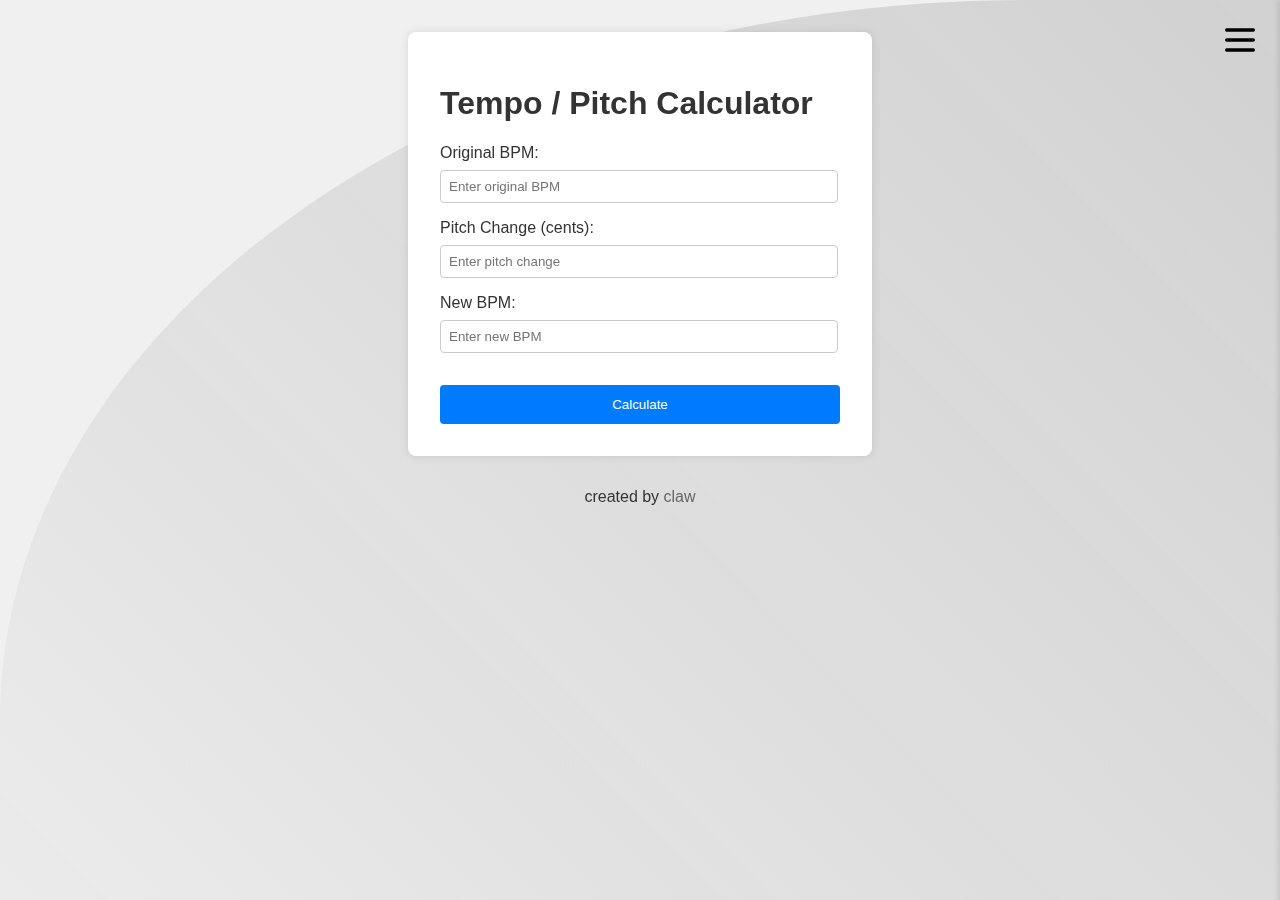
<file: index.html>
<!DOCTYPE html>
<html>
<head>
    <title>Tempo / Pitch Calculator</title>
    <link rel="stylesheet" type="text/css" href="index.css">
</head>
<body>
    
    <div class="menu-icon" onclick="toggleMenu()">
        <img src="menu.svg" alt="Menu" id="menu-icon">
    </div>
    
    <div class="settings-panel">
        <h2>Settings</h2>
        <div class="setting-item">
            <label>Theme:</label>
            <select id="theme-select">
                <option value="light">Light</option>
                <option value="dark">Dark</option>
            </select>
        </div>
        <div class="setting-item">
            <label>Decimal Places:</label>
                <input type="number" 
                id="decimal-places" 
                value="3" 
                min="0" 
                max="10"
                oninput="this.value = Math.min(Math.max(this.value, 0), 10)">
        </div>
    </div>

    <div class="calculator">
        <h1>Tempo / Pitch Calculator</h1>    
        <div class="input-group">
            <label for="old-bpm">Original BPM:</label>
            <input type="number" id="old-bpm" placeholder="Enter original BPM">
        </div>
        
        <div class="input-group">
            <label for="pitch">Pitch Change (cents):</label>
            <input type="number" id="pitch" placeholder="Enter pitch change">
        </div>
        
        <div class="input-group">
            <label for="new-bpm">New BPM:</label>
            <input type="number" id="new-bpm" placeholder="Enter new BPM">
        </div>    
        <button onclick="solve()">Calculate</button>
    </div>

    <div class="wave-container">
        <div class="wave"></div>
        <div class="wave wave2"></div>
        <div class="wave wave3"></div>
    </div>

    <div class="footer">
        <p>created by <a href="https://github.com/claw1200">claw</a></p>
    </div>


</body>
<script src="index.js"></script>
</html>
</file>
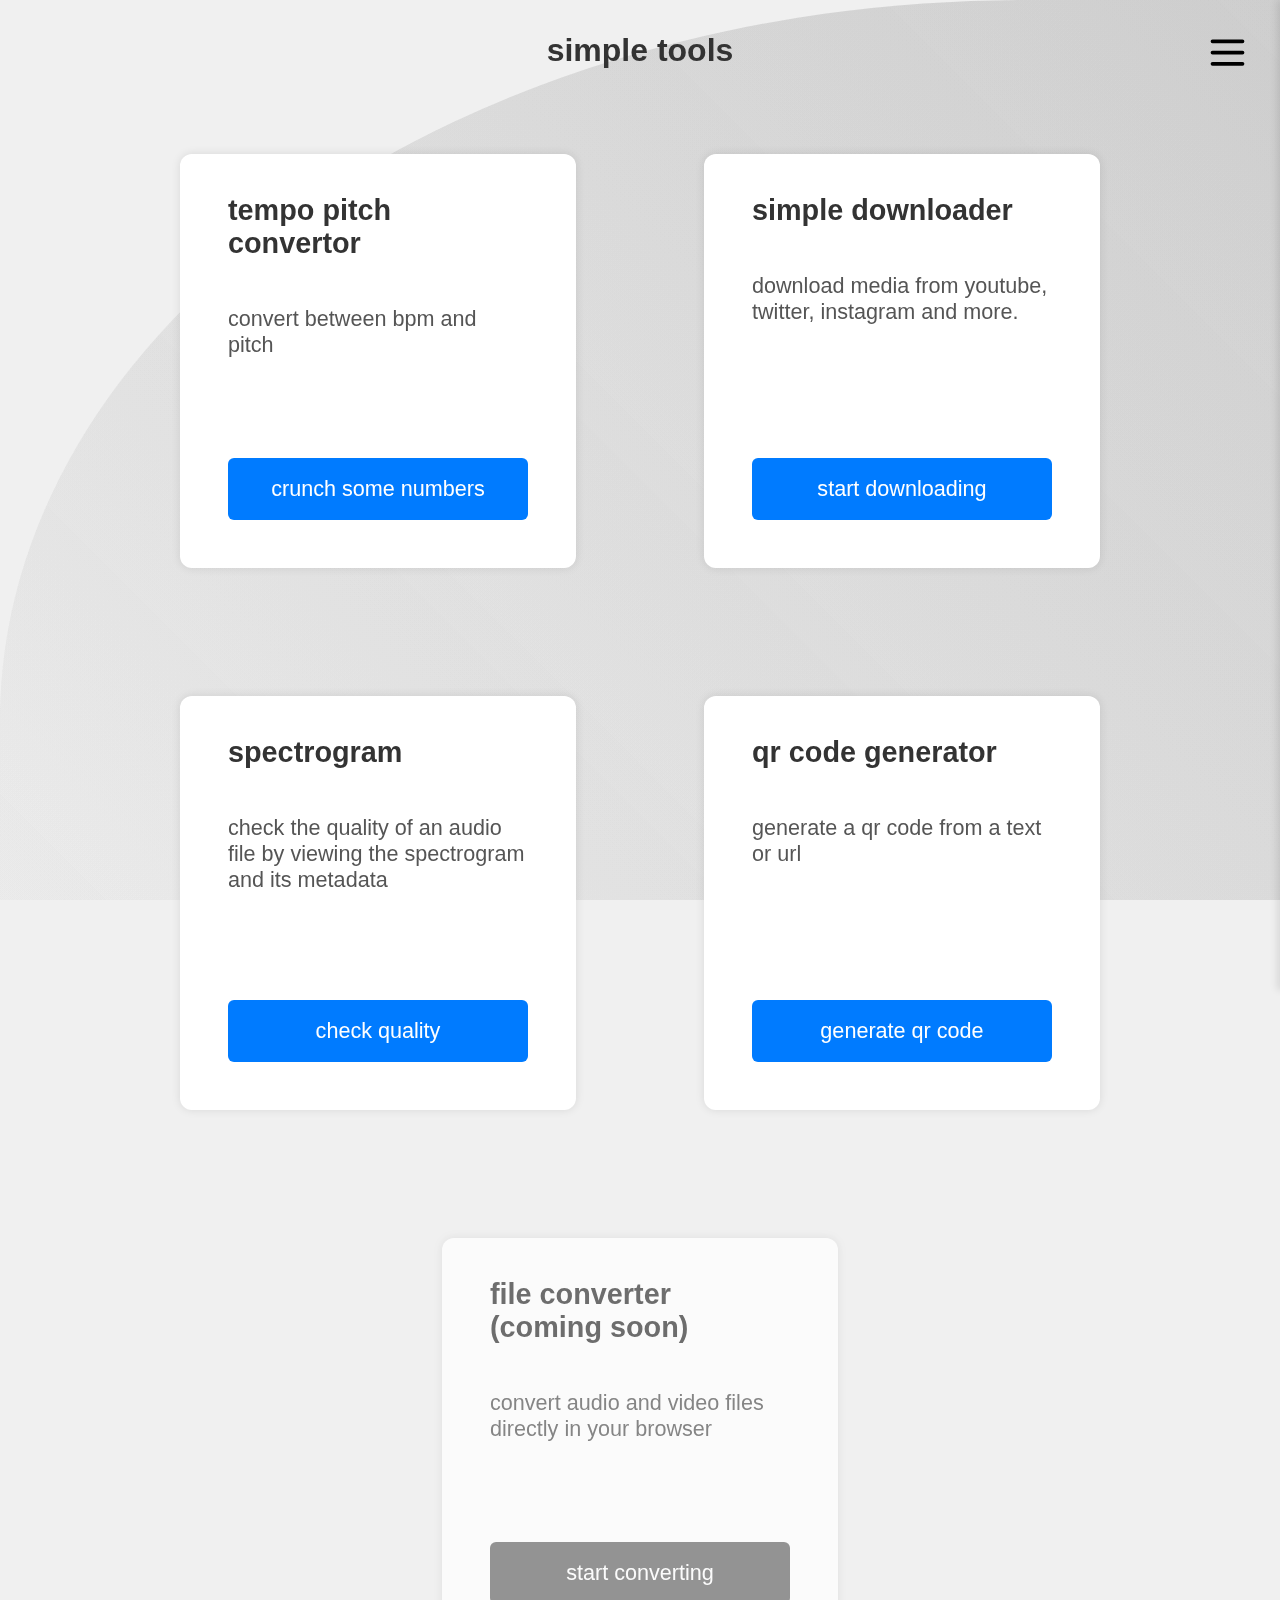
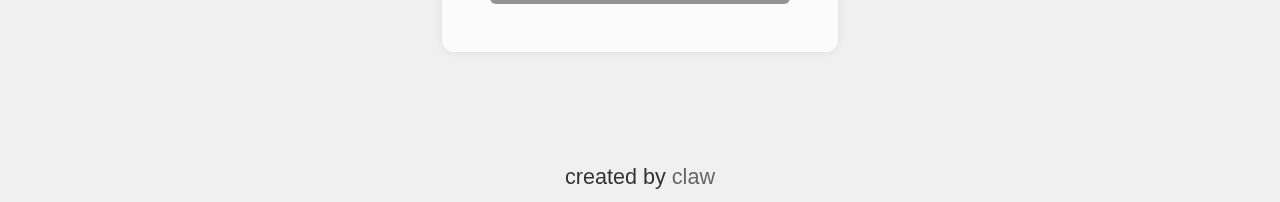
<file: public/index.html>
<!DOCTYPE html>
<head>
    <title>utility tools home</title>
    <link rel="stylesheet" type="text/css" href="index.css">
    <link rel="stylesheet" type="text/css" href="themes.css">
    <meta name="viewport" content="width=device-width, initial-scale=1.0">
    <meta name="description" content="A collection of simple utility tools.">
    <meta name="keywords" content="utility, downloader, convert, video download, web, app, application, online, free, open source, github, claw">
    <meta name="author" content="claw">
    <meta property="og:title" content="Utility Tools">
    <meta property="og:description" content="A collection of simple utility tools.">
    <meta property="og:type" content="website">
    <meta property="og:site_name" content="Utility Tools">
    <meta name="twitter:card" content="summary">
    <meta name="twitter:title" content="Utility Tools">
    <meta name="twitter:description" content="A collection of simple utility tools.">

</head>

<body>
    <h1>simple tools</h1>
    <div class="menu-icon" onclick="toggleMenu()">
        <img src="menu.svg" alt="Menu" id="menu-icon">
    </div>

    <div class="settings-panel">
        <h2>settings ⚙️</h2>
        <div class="setting-item">
            <label>theme</label>
            <select id="theme-select">
                <option value="light">light</option>
                <option value="dark">dark</option>
                <option value="green">green</option>
                <option value="orange">orange</option>
                <option value="purple">purple</option>
            </select>
        </div>
        <h2>Links</h2>
        <div class="setting-links">
            <button onclick="window.location.href='https://discord.gg/racJC3KmRH'">discord</button>
            <button onclick="window.location.href='https://github.com/claw1200'">github</button>
        </div>
    </div>

    <div class="container">
        <div class="widget" onclick="window.location.href='tempo-pitch-calc'">
            <h2>tempo pitch convertor</h2>
            <p>convert between bpm and pitch</p>
            <button>crunch some numbers</button>
        </div>

        <div class="widget" onclick="window.location.href='download'">
            <h2>simple downloader</h2>
            <p>download media from youtube, twitter, instagram and more.</p>
            <button>start downloading</button>
        </div>

        <div class="widget" onclick="window.location.href='spectrogram'">
            <h2>spectrogram</h2>
            <p>check the quality of an audio file by viewing the spectrogram and its metadata</p>
            <button>check quality</button>
        </div>

        <div class="widget" onclick="window.location.href='qr-code'">
            <h2>qr code generator</h2>
            <p>generate a qr code from a text or url</p>
            <button>generate qr code</button>
        </div>

        <div class="widget widget-disabled" onclick="window.location.href='404'">
            <h2>file converter (coming soon)</h2>
            <p>convert audio and video files directly in your browser</p>
            <button>start converting</button>
        </div>
    </div>

    <div class="wave-container">
        <div class="wave"></div>
        <div class="wave wave2"></div>
        <div class="wave wave3"></div>
        <div class="wave wave4"></div>
    </div>

    <div class="footer">
        <p>created by <a href="https://github.com/claw1200">claw</a></p>
    </div>

</body>
<script src="index.js"></script>
</html>
</file>
<file: index.css>
:root {
    --bg-light: #f0f0f0;
    --calc-bg-light: #ffffff;
    --text-light: #333333;
    --border-light: #cccccc;
    --button-light: #007bff;
    --button-hover-light: #0056b3;
    
    --bg-dark: #1a1a1a;
    --calc-bg-dark: #2d2d2d;
    --text-dark: #ffffff;
    --border-dark: #404040;
    --button-dark: #2196F3;
    --button-hover-dark: #1976D2;

    --wave-color-light: rgba(255, 255, 255, 0.3);
    --wave-color-dark: rgba(0, 0, 0, 0.2);
}

body {
    font-family: Arial, sans-serif;
    margin: 0;
    padding: 0;
    background-color: var(--bg-light);
    color: var(--text-light);
    transition: background-color 0.3s, color 0.3s;
}

.calculator {
    max-width: 400px;
    margin: 2rem auto;
    padding: 2rem;
    border-radius: 8px;
    box-shadow: 0 0 10px rgba(0,0,0,0.1);
    background-color: var(--calc-bg-light);
    transition: background-color 0.3s;
}

.input-group {
    margin-bottom: 1rem;
}

label {
    display: block;
    margin-bottom: 0.5rem;
}

input {
    width: 95%;
    padding: 0.5rem;
    border: 1px solid var(--border-light);
    border-radius: 4px;
    background-color: var(--calc-bg-light);
    color: var(--text-light);
    transition: border-color 0.3s, background-color 0.3s, color 0.3s;
}

button {
    width: 100%;
    padding: 0.75rem;
    background-color: var(--button-light);
    color: white;
    border: none;
    border-radius: 4px;
    cursor: pointer;
    margin-top: 1rem;
    transition: background-color 0.3s;
}

button:hover {
    background-color: var(--button-hover-light);
}
.menu-icon {
    position: fixed;
    right: 20px;
    top: 20px;
    width: 40px;
    height: 40px;
    display: flex;  /* Added to properly contain the icon */
    align-items: center;
    justify-content: center;
    z-index: 1000;
    transition: 0.2s ease;
    cursor: pointer;
}

.menu-icon img,
.menu-icon svg {
    width: 100%;
    height: 100%;
    object-fit: contain;  /* Maintains aspect ratio */
}
.menu-icon:hover {
    transform: rotate(0deg) scale(1.1);
}

.menu-icon.active {
    transform: rotate(90deg)
}

.menu-icon.active:hover {
    transform: rotate(90deg) scale(1.1);    
}

.settings-panel {
    position: fixed;
    right: -240px;
    top: 0;
    width: 200px;
    height: 100%;
    background-color: #f5f5f5;
    padding: 20px;
    padding-top: 40px;
    box-shadow: -2px 0 5px rgba(0,0,0,0.1);
    transition: 0.3s;
}

.settings-panel.open {
    right: 0;
}

.setting-item {
    margin: 15px 0;
    max-width: 150px;
}

.setting-item select {
    width: 100%;
    padding: 0.5rem;
    border-radius: 4px;
    border: 1px solid var(--border-light);
    background-color: var(--calc-bg-light);
    color: var(--text-light);
    transition: border-color 0.3s, background-color 0.3s, color 0.3s;
}

.setting-item input {
    max-width: 89%;
}

.footer {
    text-align: center;
    margin-top: 2rem;
    filter: grayscale(0.3);
}

.footer a {
    color: #666;
    text-decoration: none;
    transition: color 0.2s ease;
}

.footer a:hover {
    color: #333;
}
/* Dark theme */
body.dark-theme {
    background-color: var(--bg-dark);
    color: var(--text-dark);
}

body.dark-theme .calculator {
    background-color: var(--calc-bg-dark);
    box-shadow: 0 0 10px rgba(0,0,0,0.3);
}

body.dark-theme input {
    background-color: var(--calc-bg-dark);
    border-color: var(--border-dark);
    color: var(--text-dark);
}

body.dark-theme button {
    background-color: var(--button-dark);
}

body.dark-theme button:hover {
    background-color: var(--button-hover-dark);
}

body.dark-theme .bar {
    background-color: var(--text-dark);
}

body.dark-theme .settings-panel {
    background-color: var(--calc-bg-dark);
    color: var(--text-dark);
}

body.dark-theme .setting-item select {
    background-color: var(--calc-bg-dark);
    border-color: var(--border-dark);
    color: var(--text-dark);
}

body.dark-theme .menu-icon {
    filter: invert(1);
}

.wave-container {
  position: fixed;
  width: 100%;
  height: 100%;
  top: 0;
  left: 0;
  overflow: hidden;
  z-index: -1;
}

.wave {
  position: absolute;
  width: 200%;
  height: 200%;
  background: linear-gradient(
    45deg,
    var(--wave-color-light) 0%,
    var(--wave-color-dark) 100%
  );
  opacity: 0.5;
  border-radius: 40%;
  animation: wave 150s infinite linear;
  transform-origin: 50% 48%;
  bottom: -100%;
}

.wave2 {
  animation: wave 250s infinite linear;
  opacity: 0.3;
}

.wave3 {
  animation: wave 350s infinite linear;
  opacity: 0.2;
}

@keyframes wave {
  from {
    transform: rotate(0deg);
  }
  to {
    transform: rotate(360deg);
  }
}

@media (prefers-color-scheme: dark) {
  .wave {
    background: linear-gradient(
      45deg,
      var(--wave-color-dark) 0%,
      var(--wave-color-light) 100%
    );
  }
}
</file>
<file: public/index.css>
:root {
    --bg-light: #f0f0f0;
    --widget-bg-light: #ffffff;
    --text-light: #333333;
    --text-secondary-light: #555555;
    --text-button-light: #ffffff;
    --border-light: #cccccc;
    --button-light: #007bff;
    --button-hover-light: #0056b3;    
    --wave-color-light: rgba(255, 255, 255, 0.3);
    --widget-bg-dark: #1a1a1a;
    --input-bg-dark: #2a2a2a;
    --input-border-dark: #3a3a3a;
}

body {
  font-family: Arial, sans-serif;
  margin: 0;
  padding: 0;
  background-color: black;
  color: var(--text-light);
  transition: background-color 0.3s, color 0.3s;
}

body.loaded {
  background-color: var(--bg-light);
}

h1 {
    text-align: center;
    margin-top: 2rem;
}

h2 {
  font-size: 1.8rem;
}

p {
  font-size: 1.35rem;
}

.container {
    display: flex;
    justify-content: center;
    align-items: center;
    flex-wrap: wrap;
    gap: 2rem;
    padding: 1rem;
    margin: 0 auto;
}

.widget {
    display: flex;
    flex-direction: column; 
    width: 300px;
    height: 350px;
    margin: 3rem;
    padding: 3rem;
    padding-top: 1rem;
    border-radius: 12px;
    box-shadow: 0 0 10px rgba(0,0,0,0.1);
    background-color: var(--widget-bg-dark);
    transition: background-color 0.3s, box-shadow 0.3s, transform 0.3s;
}

.widget-disabled {
    filter: grayscale(100%) opacity(0.7);
    cursor: not-allowed;
    pointer-events: none;
}

body.loaded .widget {
    background-color: var(--widget-bg-light);
}

.widget button {
  width: 100%;
  margin-top: auto;
  margin-bottom: 0;
}

.widget p{
  color: var(--text-secondary-light);
  transition: color 0.3s;
}

.widget:hover {
    box-shadow: 0 0 20px rgba(0,0,0,0.2);
    transform: scale(1.05);
}



label {
  display: block;
  margin-bottom: 0.75rem;
  font-size: 1.35rem;
}

input {
  width: 95%;
  padding: 0.75rem;
  border: 1px solid var(--border-light);
  border-radius: 6px;
  background-color: var(--widget-bg-light);
  color: var(--text-light);
  transition: border-color 0.3s, background-color 0.3s, color 0.3s;
  font-size: 1.2rem;
}

button {
  width: 100%;
  padding: 1.125rem;
  background-color: var(--button-light);
  color: white;
  border: none;
  border-radius: 6px;
  cursor: pointer;
  margin-top: 1.5rem;
  transition: background-color 0.3s, color 0.3s;
  font-size: 1.35rem;
}

button:disabled {
  filter: grayscale(0.5);
}

button:hover {
  background-color: var(--button-hover-light);
}

.menu-icon {
    position: fixed;
    right: 20px;
    top: 20px;
    width: 40px;
    height: 40px;
    display: flex;  /* Added to properly contain the icon */
    align-items: center;
    justify-content: center;
    z-index: 1000;
    transition: 0.2s ease;
    cursor: pointer;
}

.menu-icon {
  position: fixed;
  right: 30px;
  top: 30px;
  width: 45px;
  height: 45px;
  display: flex;
  align-items: center;
  justify-content: center;
  z-index: 1000;
  transition: transform 0.2s ease;
  cursor: pointer;
}

.menu-icon img,
.menu-icon svg {
  width: 100%;
  height: 100%;
  object-fit: contain;
}

.menu-icon:hover {
  transform: rotate(0deg) scale(1.1);
}

.menu-icon.active {
  transform: rotate(90deg);
}

.menu-icon.active:hover {
  transform: rotate(90deg) scale(1.1);
}

.settings-panel {
  position: fixed;
  right: -360px;
  top: 0;
  width: 300px;
  height: 100%;
  background-color: #f5f5f5;
  padding: 30px;
  padding-top: 60px;
  box-shadow: -3px 0 7.5px rgba(0,0,0,0.1);
  transition: 0.3s;
  z-index: 2;
}

.settings-panel h2 {
  margin-bottom: 0rem;
  font-size: 1.8rem;
}

.settings-panel.open {
  right: 0;
}

.setting-item {
  margin: 22.5px 0;
  max-width: 225px;
}

.setting-item select {
  width: 100%;
  padding: 0.75rem;
  border-radius: 6px;
  border: 1px solid var(--border-light);
  background-color: var(--widget-bg-light);
  color: var(--text-light);
  outline-style: none;
  transition: border-color 0.3s, background-color 0.3s, color 0.3s;
  font-size: 1.2rem;
}

.setting-item input {
  max-width: 89%;
}

.footer {
  text-align: center;
  margin-top: 3rem;
  z-index: 1;
}

.footer p {
  font-size: 1.35rem;
  margin: 0.75rem 0;
}

.footer a {
  color: #666;
  text-decoration: none;
  transition: color 0.2s ease;
  font-size: 1.35rem;
}

.footer a:hover {
  color: var(--button-hover-light);
}

.wave-container {
  position: fixed;
  width: 100%;
  height: 100%;
  top: 0;
  left: 0;
  overflow: hidden;
  z-index: -1;
}

.wave {
  position: absolute;
  width: 200%;
  height: 200%;
  background: linear-gradient(
    45deg,
    var(--wave-color-light) 0%,
    var(--wave-color-dark) 100%
  );
  opacity: 0.5;
  border-radius: 40%;
  animation: wave 120s infinite linear;
  transform-origin: 50% 48%;
  bottom: -100%;
}

.wave2 {
  animation: wave 240s infinite linear;
  opacity: 0.3;
}

.wave3 {
  animation: wave 200s infinite linear;
  opacity: 0.2;
}

.wave4 {
  animation: wave 100s infinite linear;
  opacity: 0.1;
}

@keyframes wave {
  from {
    transform: rotate(0deg);
  }
  to {
    transform: rotate(360deg);
  }
}

@media (prefers-color-scheme: dark) {
  .wave {
    background: linear-gradient(
      45deg,
      var(--wave-color-dark) 0%,
      var(--wave-color-light) 100%
    );
  }
}


/* Mobile styles - must come after base styles to override them */
@media (max-width: 500px) {
  .container {
    flex-direction: column;
    padding: 0.5rem;
    gap: 1rem;
  }

  .widget {
    width: 90%;
    height: auto;
    min-height: 300px;
    margin: 0.5rem auto;
    padding: 1.5rem;
  }

  .widget:hover {
    box-shadow: none;
    transform: none;
  }

  label {
      margin-bottom: 0.5rem;
      font-size: 0.9rem;
  }

  input {
      width: 95%;
      padding: 0.5rem;
      border-radius: 4px;
      font-size: 0.9rem;
  }

  button {
      width: 100%;
      height: 3.5rem;
      padding: 0.75rem;
      border-radius: 4px;
      margin-top: 1rem;
      font-size: 0.9rem;
  }

  .menu-icon {
      position: absolute;
      right: 20px;
      top: 40px;
      width: 40px;
      height: 40px;
  }

  .menu-icon img,
  .menu-icon svg {
      width: 100%;
      height: 100%;
      object-fit: contain;
  }

  .settings-panel {
      right: -240px;
      width: 200px;
      padding: 20px;
      padding-top: 40px;
      box-shadow: -2px 0 5px rgba(0,0,0,0.1);
  }

  .settings-panel h2 {
      font-size: 1.2rem;
      margin-bottom: 0rem;
  }

  .setting-item {
      margin: 15px 0;
      max-width: 150px;
  }

  .setting-item select {
      padding: 0.5rem;
      border-radius: 4px;
      font-size: 0.9rem;
  }

  .footer {
      margin-top: 2rem;
  }

  .footer p, .footer a {
      font-size: 0.9rem;
      margin: 0.5rem 0;
  }


  h1 {
      font-size: 1.5rem;
      margin-bottom: 1rem;
  }

}
</file>
<file: public/themes.css>
:root {
    /* dark theme */
    --bg-dark: #1a1a1a;
    --widget-bg-dark: #2d2d2d;
    --text-dark: #ffffff;
    --text-secondary-dark: #dddddd;
    --text-button-dark: #ffffff;
    --border-dark: #404040;
    --button-dark: #2196F3;
    --button-hover-dark: #1976D2;
    --wave-color-dark: rgba(0, 0, 0, 0.2);

    /* green theme */
    --bg-green: #131f17;
    --widget-bg-green: #2d2d2d;
    --text-green: #00ff37;
    --text-secondary-green: #00dd30;
    --text-button-green: #000000;
    --border-green: #404040;
    --button-green: #1dd144;
    --button-hover-green: #21f34f;
    --wave-color-green: rgba(0, 255, 42, 0.2);

    /* orange theme */
    --bg-orange: #1f1b13;
    --widget-bg-orange: #2d2d2d;
    --text-orange: #ff8c00;
    --text-secondary-orange: #d18100;
    --text-button-orange: #000000;
    --border-orange: #404040;
    --button-orange: #ff8c00;
    --button-hover-orange: #ff9f00;
    --wave-color-orange: rgba(255, 140, 0, 0.2);

    /* purple theme */
    --bg-purple: #1a131f;
    --widget-bg-purple: #2d2d2d;
    --text-purple: #d900ff;
    --text-secondary-purple: #b800e0;
    --text-button-purple: #000000;
    --border-purple: #404040;
    --button-purple: #9c27b0;
    --button-hover-purple: #ab47bc;
    --wave-color-purple: rgba(217, 0, 255, 0.2);

   
    /* red theme */
    --bg-red: #1a131f;
    --widget-bg-red: #2d2d2d;
    --text-red: #ff0000;
    --text-secondary-red: #ee0000;
    --text-button-red: #000000;
    --border-red: #404040;
    --button-red: #ff0000;
    --button-hover-red: #ff3333;
    --wave-color-red: rgba(255, 0, 0, 0.2);
}

/* Dark theme */

.dark-theme ::selection {
    color: var(--text-dark);
    background: var(--button-dark);
}

body.dark-theme {
    background-color: var(--bg-dark);
    color: var(--text-dark);
}

body.dark-theme .widget {
    background-color: var(--widget-bg-dark);
    box-shadow: 0 0 10px rgba(0,0,0,0.3);
}

body.dark-theme .widget p{
    color: var(--text-secondary-dark);
}

body.dark-theme input {
    background-color: var(--widget-bg-dark);
    border-color: var(--border-dark);
    color: var(--text-dark);
}

body.dark-theme button {
    background-color: var(--button-dark);
    color: var(--text-button-dark);
}

body.dark-theme button:hover {
    background-color: var(--button-hover-dark);
}

body.dark-theme .bar {
    background-color: var(--text-dark);
}

body.dark-theme .settings-panel {
    background-color: var(--widget-bg-dark);
    color: var(--text-dark);
}

body.dark-theme .setting-item select {
    background-color: var(--widget-bg-dark);
    border-color: var(--border-dark);
    color: var(--text-dark);
}

body.dark-theme .footer a:hover {
    color: var(--button-hover-dark);
}

body.dark-theme .menu-icon {
    filter: invert(1);
}

body.dark-theme .progress-bar {
    background-color: var(--widget-bg-dark);
}

body.dark-theme .progress {
    background-color: var(--button-dark);
}

body.dark-theme .extra-inputs-container input {
    background-color: var(--widget-bg-dark);
    border-color: var(--border-dark);
    color: var(--text-dark);
}

body.dark-theme .extra-inputs-container select {
    background-color: var(--widget-bg-dark);
    border-color: var(--border-dark);
    color: var(--text-dark);
}


/* Green theme */

green-theme ::selection {
    color: var(--text-green);
    background: var(--button-green);
}

body.green-theme {
    background-color: var(--bg-green);
    color: var(--text-green);
}

body.green-theme .widget {
    background-color: var(--widget-bg-green);
    box-shadow: 0 0 10px rgba(0,0,0,0.3);
}

body.green-theme .widget p{
    color: var(--text-secondary-green);
}

body.green-theme input {
    background-color: var(--widget-bg-green);
    border-color: var(--border-green);
    color: var(--text-green);
}

body.green-theme button {
    background-color: var(--button-green);
    color: var(--text-button-green);
}

body.green-theme button:hover {
    background-color: var(--button-hover-green);
}

body.green-theme .bar {
    background-color: var(--text-green);
}

body.green-theme .settings-panel {
    background-color: var(--widget-bg-green);
    color: var(--text-green);
}

body.green-theme .setting-item select {
    background-color: var(--widget-bg-green);
    border-color: var(--border-green);
    color: var(--text-green);
}

body.green-theme .footer a:hover {
    color: var(--button-hover-green);
}

body.green-theme .menu-icon {
    filter: invert(1);
}

body.green-theme .progress-bar {
    background-color: var(--widget-bg-green);
}

body.green-theme .progress {
    background-color: var(--button-green);
}

body.green-theme .extra-inputs-container input {
    background-color: var(--widget-bg-green);
    border-color: var(--border-green);
    color: var(--text-green);
}

body.green-theme .extra-inputs-container select {
    background-color: var(--widget-bg-green);
    border-color: var(--border-green);
    color: var(--text-green);
}

/* Orange theme */

orange-theme ::selection {
    color: var(--text-orange);
    background: var(--button-orange);
}

body.orange-theme {
    background-color: var(--bg-orange);
    color: var(--text-orange);
}

body.orange-theme .widget {
    background-color: var(--widget-bg-orange);
    box-shadow: 0 0 10px rgba(0,0,0,0.3);
}

body.orange-theme .widget p{
    color: var(--text-secondary-orange);
}

body.orange-theme input {
    background-color: var(--widget-bg-orange);
    border-color: var(--border-orange);
    color: var(--text-orange);
}

body.orange-theme button {
    background-color: var(--button-orange);
    color: var(--text-button-orange);
}

body.orange-theme button:hover {
    background-color: var(--button-hover-orange);
}

body.orange-theme .bar {
    background-color: var(--text-orange);
}

body.orange-theme .settings-panel {
    background-color: var(--widget-bg-orange);
    color: var(--text-orange);
}

body.orange-theme .setting-item select {
    background-color: var(--widget-bg-orange);
    border-color: var(--border-orange);
    color: var(--text-orange);
}

body.orange-theme .footer a:hover {
    color: var(--button-hover-orange);
}

body.orange-theme .menu-icon {
    filter: invert(1);
}

body.orange-theme .progress-bar {
    background-color: var(--widget-bg-orange);
}

body.orange-theme .progress {
    background-color: var(--button-orange);
}

body.orange-theme .extra-inputs-container input {
    background-color: var(--widget-bg-orange);
    border-color: var(--border-orange);
    color: var(--text-orange);
}

body.orange-theme .extra-inputs-container select {
    background-color: var(--widget-bg-orange);
    border-color: var(--border-orange);
    color: var(--text-orange);
}

/* Purple theme */

purple-theme ::selection {
    color: var(--text-purple);
    background: var(--button-purple);
}

body.purple-theme {
    background-color: var(--bg-purple);
    color: var(--text-purple);
}

body.purple-theme .widget {
    background-color: var(--widget-bg-purple);
    box-shadow: 0 0 10px rgba(0,0,0,0.3);
}

body.purple-theme .widget p{
    color: var(--text-secondary-purple);
}

body.purple-theme input {
    background-color: var(--widget-bg-purple);
    border-color: var(--border-purple);
    color: var(--text-purple);
}

body.purple-theme button {
    background-color: var(--button-purple);
    color: var(--text-button-purple);
}

body.purple-theme button:hover {
    background-color: var(--button-hover-purple);
}

body.purple-theme .bar {
    background-color: var(--text-purple);
}

body.purple-theme .settings-panel {
    background-color: var(--widget-bg-purple);
    color: var(--text-purple);
}

body.purple-theme .setting-item select {
    background-color: var(--widget-bg-purple);
    border-color: var(--border-purple);
    color: var(--text-purple);
}

body.purple-theme .footer a:hover {
    color: var(--button-hover-purple);
}

body.purple-theme .menu-icon {
    filter: invert(1);
}

body.purple-theme .progress-bar {
    background-color: var(--widget-bg-purple);
}

body.purple-theme .progress {
    background-color: var(--button-purple);
}

body.purple-theme .extra-inputs-container input {
    background-color: var(--widget-bg-purple);
    border-color: var(--border-purple);
    color: var(--text-purple);
}

body.purple-theme .extra-inputs-container select {
    background-color: var(--widget-bg-purple);
    border-color: var(--border-purple);
    color: var(--text-purple);
}

/* Red theme */

red-theme ::selection {
    color: var(--text-red);
    background: var(--button-red);
}

body.red-theme {
    background-color: var(--bg-red);
    color: var(--text-red);
}

body.red-theme .widget {
    background-color: var(--widget-bg-red);
    box-shadow: 0 0 10px rgba(0,0,0,0.3);
}

body.red-theme .widget p{
    color: var(--text-secondary-red);
}

body.red-theme input {
    background-color: var(--widget-bg-red);
    border-color: var(--border-red);
    color: var(--text-red);
}

body.red-theme button {
    background-color: var(--button-red);
    color: var(--text-button-red);
}

body.red-theme button:hover {
    background-color: var(--button-hover-red);
}

body.red-theme .bar {
    background-color: var(--text-red);
}

body.red-theme .settings-panel {
    background-color: var(--widget-bg-red);
    color: var(--text-red);
}

body.red-theme .setting-item select {
    background-color: var(--widget-bg-red);
    border-color: var(--border-red);
    color: var(--text-red);
}

body.red-theme .footer a:hover {
    color: var(--button-hover-red);
}

body.red-theme .menu-icon {
    filter: invert(1);
}

body.red-theme .progress-bar {
    background-color: var(--widget-bg-red);
}

body.red-theme .progress {
    background-color: var(--button-red);
}

body.red-theme .extra-inputs-container input {
    background-color: var(--widget-bg-red);
    border-color: var(--border-red);
    color: var(--text-red);
}

body.red-theme .extra-inputs-container select {
    background-color: var(--widget-bg-red);
    border-color: var(--border-red);
    color: var(--text-red);
}
</file>
